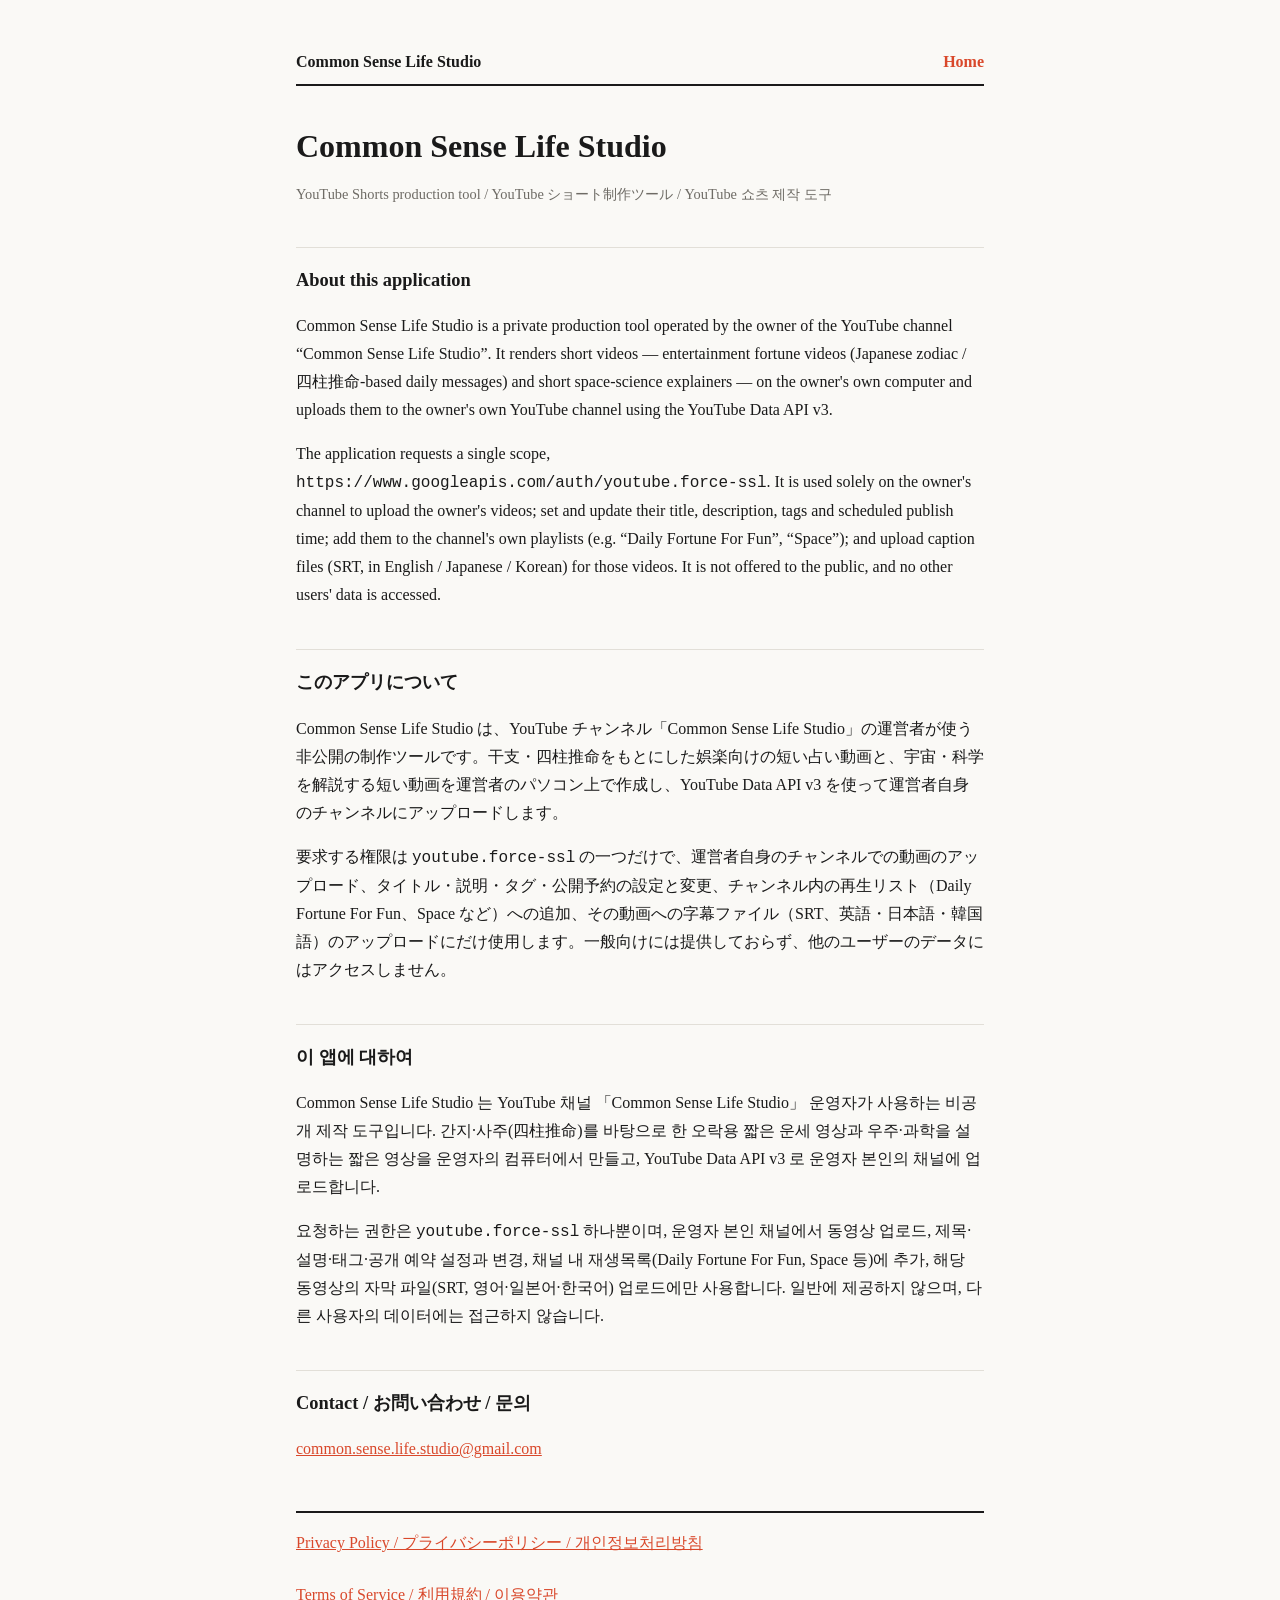
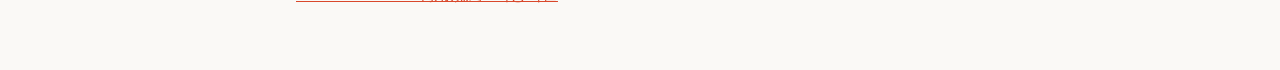
<file: index.html>
<!doctype html>
<html lang="ja">
<head>
<meta charset="utf-8">
<meta name="viewport" content="width=device-width,initial-scale=1">
<title>Common Sense Life Studio</title>
<link rel="stylesheet" href="style.css">
</head>
<body>
<main>
<header><span>Common Sense Life Studio</span><a href="./">Home</a></header>

<h1>Common Sense Life Studio</h1>
<p class="date">YouTube Shorts production tool / YouTube ショート制作ツール / YouTube 쇼츠 제작 도구</p>

<h2>About this application</h2>
<p>Common Sense Life Studio is a private production tool operated by the owner of the YouTube channel “Common Sense Life Studio”. It renders short videos — entertainment fortune videos (Japanese zodiac / 四柱推命-based daily messages) and short space-science explainers — on the owner's own computer and uploads them to the owner's own YouTube channel using the YouTube Data API v3.</p>
<p>The application requests a single scope, <code>https://www.googleapis.com/auth/youtube.force-ssl</code>. It is used solely on the owner's channel to upload the owner's videos; set and update their title, description, tags and scheduled publish time; add them to the channel's own playlists (e.g. “Daily Fortune For Fun”, “Space”); and upload caption files (SRT, in English / Japanese / Korean) for those videos. It is not offered to the public, and no other users' data is accessed.</p>

<h2>このアプリについて</h2>
<p>Common Sense Life Studio は、YouTube チャンネル「Common Sense Life Studio」の運営者が使う非公開の制作ツールです。干支・四柱推命をもとにした娯楽向けの短い占い動画と、宇宙・科学を解説する短い動画を運営者のパソコン上で作成し、YouTube Data API v3 を使って運営者自身のチャンネルにアップロードします。</p>
<p>要求する権限は <code>youtube.force-ssl</code> の一つだけで、運営者自身のチャンネルでの動画のアップロード、タイトル・説明・タグ・公開予約の設定と変更、チャンネル内の再生リスト（Daily Fortune For Fun、Space など）への追加、その動画への字幕ファイル（SRT、英語・日本語・韓国語）のアップロードにだけ使用します。一般向けには提供しておらず、他のユーザーのデータにはアクセスしません。</p>

<h2>이 앱에 대하여</h2>
<p>Common Sense Life Studio 는 YouTube 채널 「Common Sense Life Studio」 운영자가 사용하는 비공개 제작 도구입니다. 간지·사주(四柱推命)를 바탕으로 한 오락용 짧은 운세 영상과 우주·과학을 설명하는 짧은 영상을 운영자의 컴퓨터에서 만들고, YouTube Data API v3 로 운영자 본인의 채널에 업로드합니다.</p>
<p>요청하는 권한은 <code>youtube.force-ssl</code> 하나뿐이며, 운영자 본인 채널에서 동영상 업로드, 제목·설명·태그·공개 예약 설정과 변경, 채널 내 재생목록(Daily Fortune For Fun, Space 등)에 추가, 해당 동영상의 자막 파일(SRT, 영어·일본어·한국어) 업로드에만 사용합니다. 일반에 제공하지 않으며, 다른 사용자의 데이터에는 접근하지 않습니다.</p>

<h2>Contact / お問い合わせ / 문의</h2>
<p><a href="mailto:common.sense.life.studio@gmail.com">common.sense.life.studio@gmail.com</a></p>

<nav><a href="privacy.html">Privacy Policy / プライバシーポリシー / 개인정보처리방침</a><a href="terms.html">Terms of Service / 利用規約 / 이용약관</a></nav>
</main>
</body>
</html>
</file>
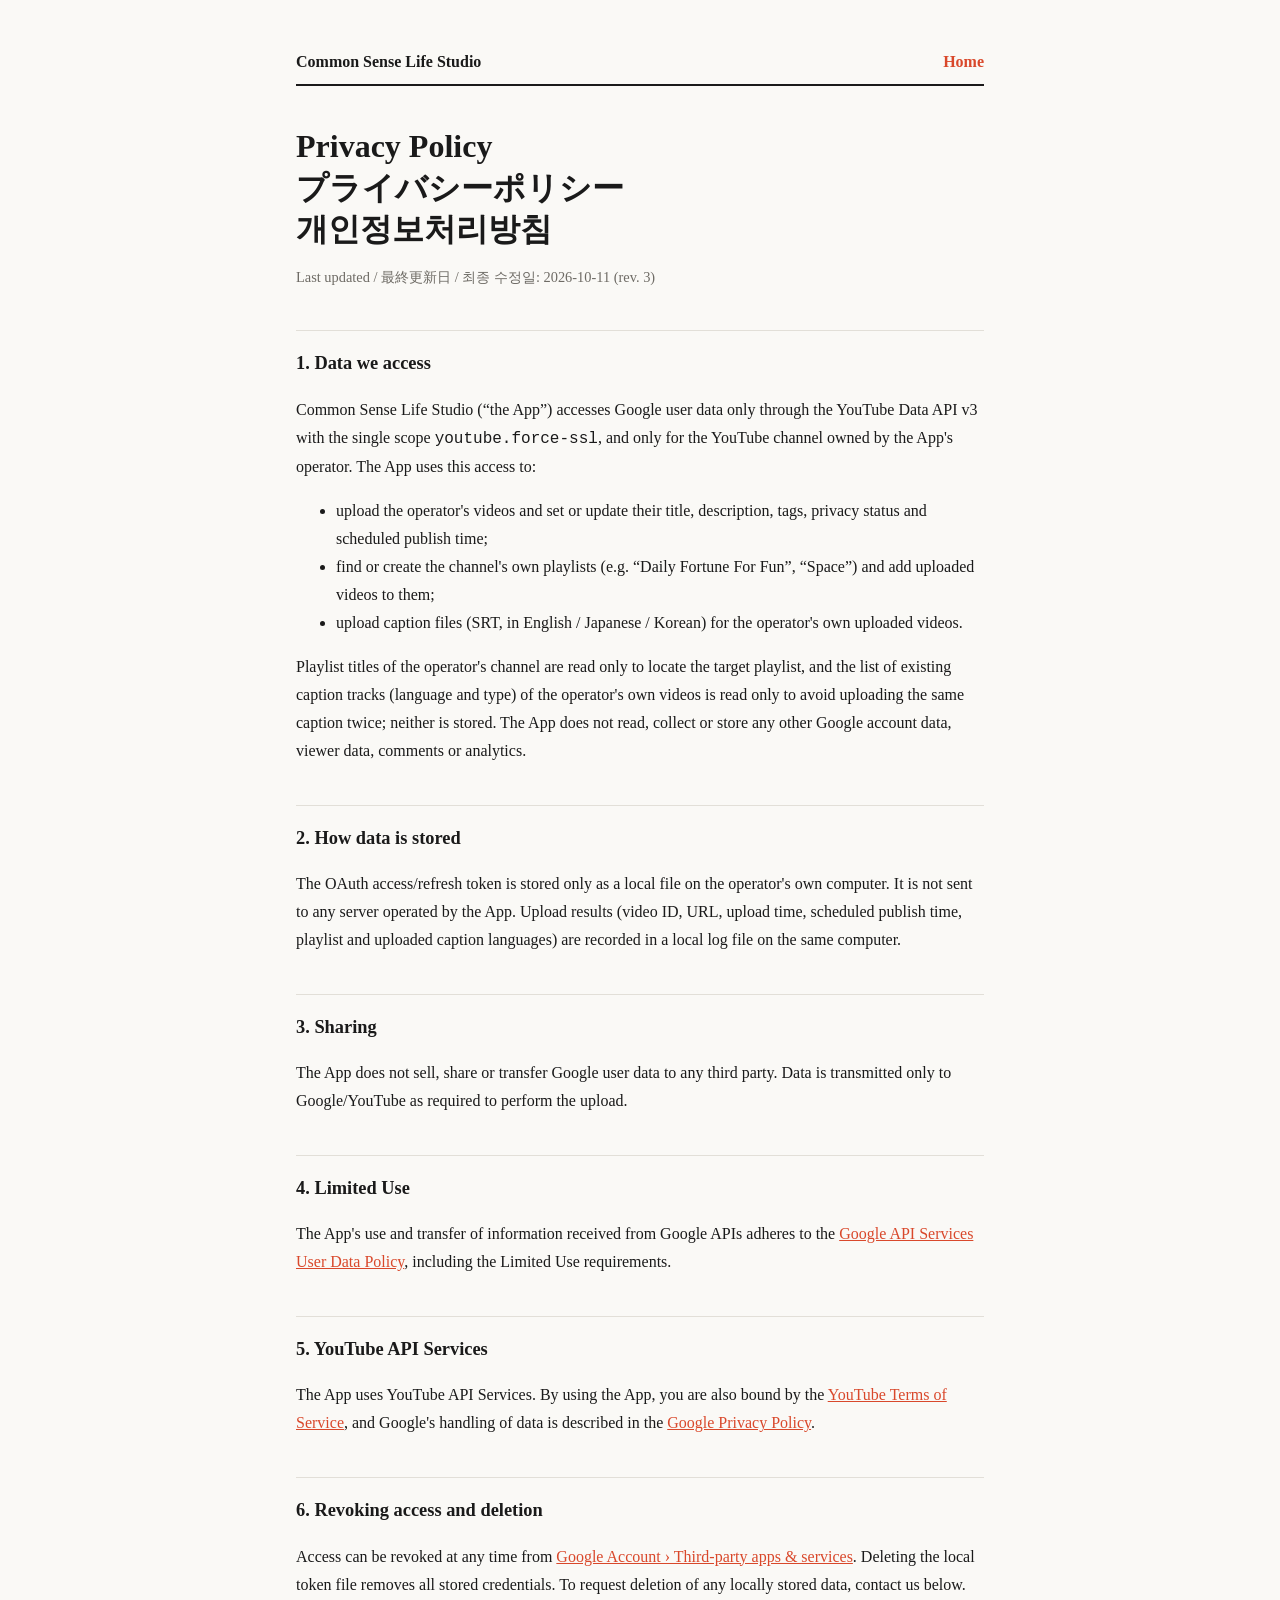
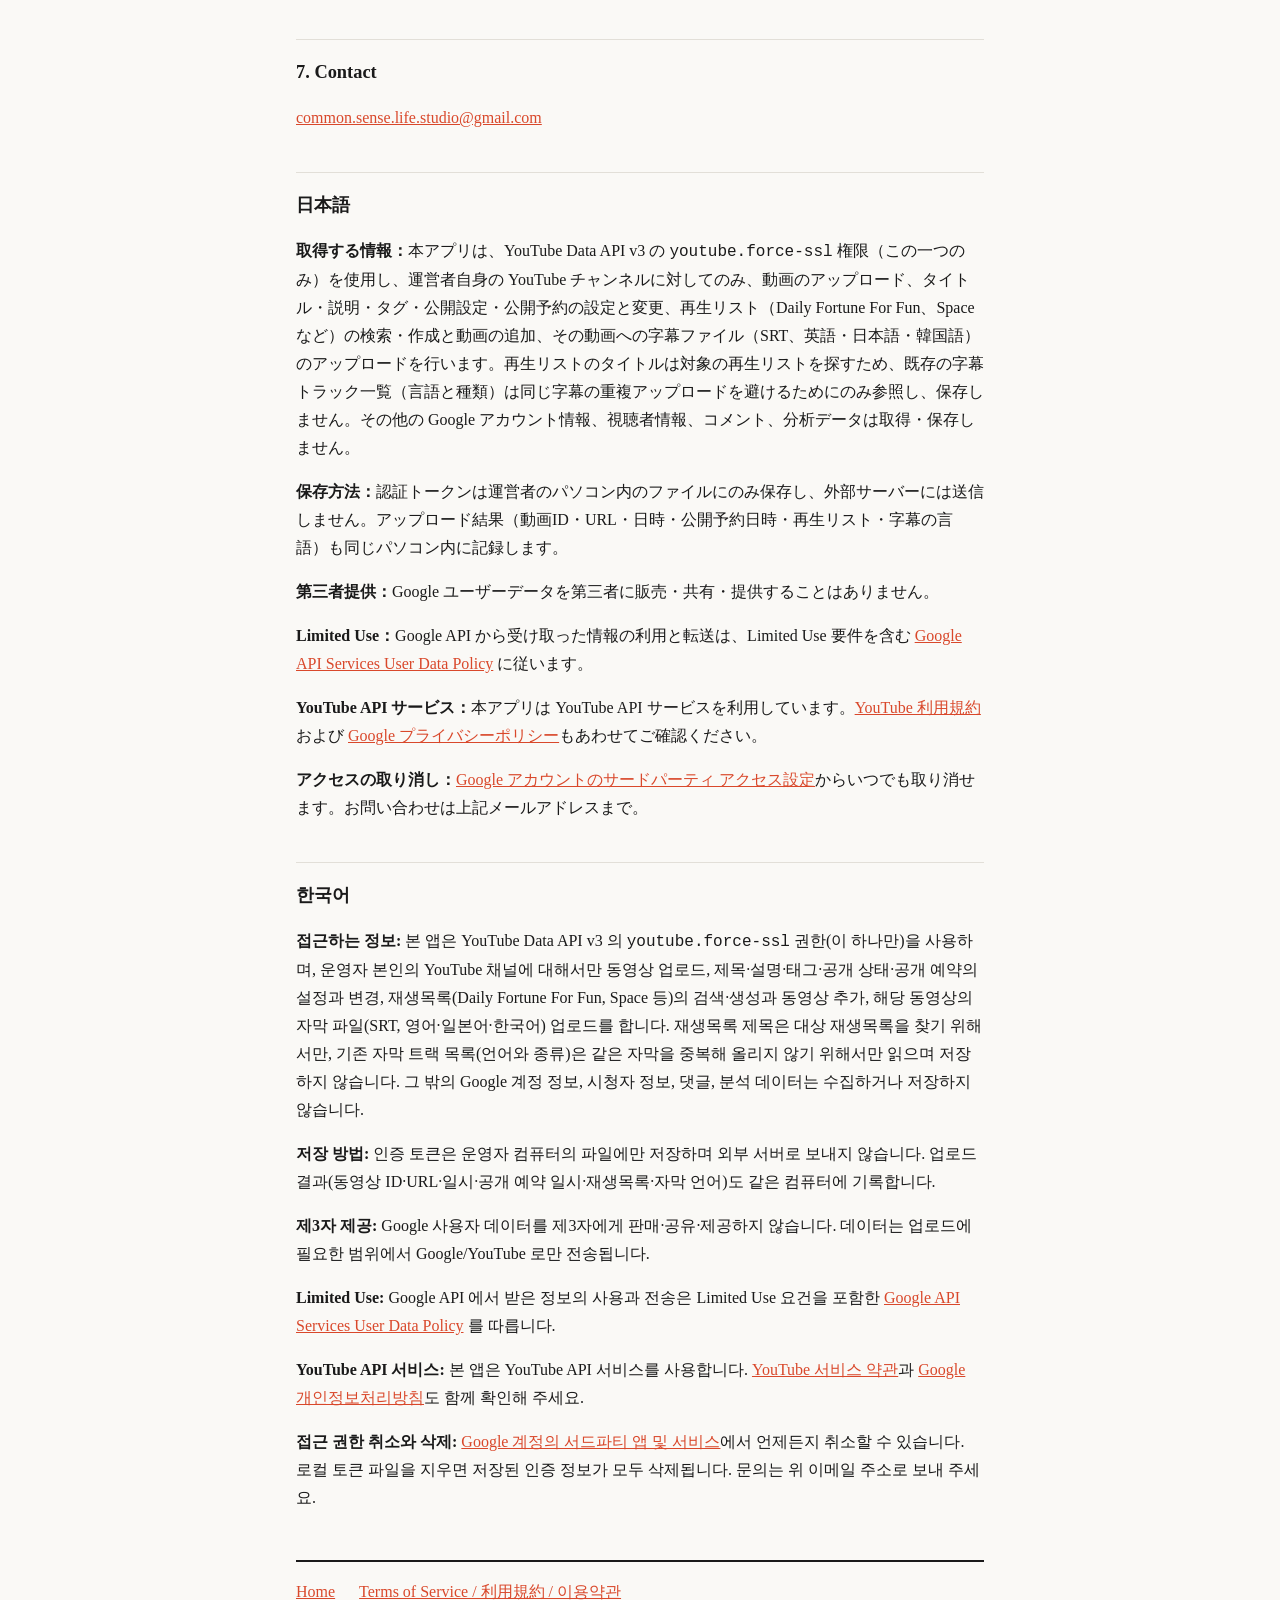
<file: privacy.html>
<!doctype html>
<html lang="ja">
<head>
<meta charset="utf-8">
<meta name="viewport" content="width=device-width,initial-scale=1">
<title>Privacy Policy</title>
<link rel="stylesheet" href="style.css">
</head>
<body>
<main>
<header><span>Common Sense Life Studio</span><a href="./">Home</a></header>

<h1>Privacy Policy<br>プライバシーポリシー<br>개인정보처리방침</h1>
<p class="date">Last updated / 最終更新日 / 최종 수정일: 2026-10-11 (rev. 3)</p>

<h2>1. Data we access</h2>
<p>Common Sense Life Studio (“the App”) accesses Google user data only through the YouTube Data API v3 with the single scope <code>youtube.force-ssl</code>, and only for the YouTube channel owned by the App's operator. The App uses this access to:</p>
<ul>
<li>upload the operator's videos and set or update their title, description, tags, privacy status and scheduled publish time;</li>
<li>find or create the channel's own playlists (e.g. “Daily Fortune For Fun”, “Space”) and add uploaded videos to them;</li>
<li>upload caption files (SRT, in English / Japanese / Korean) for the operator's own uploaded videos.</li>
</ul>
<p>Playlist titles of the operator's channel are read only to locate the target playlist, and the list of existing caption tracks (language and type) of the operator's own videos is read only to avoid uploading the same caption twice; neither is stored. The App does not read, collect or store any other Google account data, viewer data, comments or analytics.</p>

<h2>2. How data is stored</h2>
<p>The OAuth access/refresh token is stored only as a local file on the operator's own computer. It is not sent to any server operated by the App. Upload results (video ID, URL, upload time, scheduled publish time, playlist and uploaded caption languages) are recorded in a local log file on the same computer.</p>

<h2>3. Sharing</h2>
<p>The App does not sell, share or transfer Google user data to any third party. Data is transmitted only to Google/YouTube as required to perform the upload.</p>

<h2>4. Limited Use</h2>
<p>The App's use and transfer of information received from Google APIs adheres to the <a href="https://developers.google.com/terms/api-services-user-data-policy">Google API Services User Data Policy</a>, including the Limited Use requirements.</p>

<h2>5. YouTube API Services</h2>
<p>The App uses YouTube API Services. By using the App, you are also bound by the <a href="https://www.youtube.com/t/terms">YouTube Terms of Service</a>, and Google's handling of data is described in the <a href="https://policies.google.com/privacy">Google Privacy Policy</a>.</p>

<h2>6. Revoking access and deletion</h2>
<p>Access can be revoked at any time from <a href="https://myaccount.google.com/permissions">Google Account › Third-party apps &amp; services</a>. Deleting the local token file removes all stored credentials. To request deletion of any locally stored data, contact us below.</p>

<h2>7. Contact</h2>
<p><a href="mailto:common.sense.life.studio@gmail.com">common.sense.life.studio@gmail.com</a></p>

<h2>日本語</h2>
<p><strong>取得する情報：</strong>本アプリは、YouTube Data API v3 の <code>youtube.force-ssl</code> 権限（この一つのみ）を使用し、運営者自身の YouTube チャンネルに対してのみ、動画のアップロード、タイトル・説明・タグ・公開設定・公開予約の設定と変更、再生リスト（Daily Fortune For Fun、Space など）の検索・作成と動画の追加、その動画への字幕ファイル（SRT、英語・日本語・韓国語）のアップロードを行います。再生リストのタイトルは対象の再生リストを探すため、既存の字幕トラック一覧（言語と種類）は同じ字幕の重複アップロードを避けるためにのみ参照し、保存しません。その他の Google アカウント情報、視聴者情報、コメント、分析データは取得・保存しません。</p>
<p><strong>保存方法：</strong>認証トークンは運営者のパソコン内のファイルにのみ保存し、外部サーバーには送信しません。アップロード結果（動画ID・URL・日時・公開予約日時・再生リスト・字幕の言語）も同じパソコン内に記録します。</p>
<p><strong>第三者提供：</strong>Google ユーザーデータを第三者に販売・共有・提供することはありません。</p>
<p><strong>Limited Use：</strong>Google API から受け取った情報の利用と転送は、Limited Use 要件を含む <a href="https://developers.google.com/terms/api-services-user-data-policy">Google API Services User Data Policy</a> に従います。</p>
<p><strong>YouTube API サービス：</strong>本アプリは YouTube API サービスを利用しています。<a href="https://www.youtube.com/t/terms">YouTube 利用規約</a>および <a href="https://policies.google.com/privacy">Google プライバシーポリシー</a>もあわせてご確認ください。</p>
<p><strong>アクセスの取り消し：</strong><a href="https://myaccount.google.com/permissions">Google アカウントのサードパーティ アクセス設定</a>からいつでも取り消せます。お問い合わせは上記メールアドレスまで。</p>

<h2>한국어</h2>
<p><strong>접근하는 정보:</strong> 본 앱은 YouTube Data API v3 의 <code>youtube.force-ssl</code> 권한(이 하나만)을 사용하며, 운영자 본인의 YouTube 채널에 대해서만 동영상 업로드, 제목·설명·태그·공개 상태·공개 예약의 설정과 변경, 재생목록(Daily Fortune For Fun, Space 등)의 검색·생성과 동영상 추가, 해당 동영상의 자막 파일(SRT, 영어·일본어·한국어) 업로드를 합니다. 재생목록 제목은 대상 재생목록을 찾기 위해서만, 기존 자막 트랙 목록(언어와 종류)은 같은 자막을 중복해 올리지 않기 위해서만 읽으며 저장하지 않습니다. 그 밖의 Google 계정 정보, 시청자 정보, 댓글, 분석 데이터는 수집하거나 저장하지 않습니다.</p>
<p><strong>저장 방법:</strong> 인증 토큰은 운영자 컴퓨터의 파일에만 저장하며 외부 서버로 보내지 않습니다. 업로드 결과(동영상 ID·URL·일시·공개 예약 일시·재생목록·자막 언어)도 같은 컴퓨터에 기록합니다.</p>
<p><strong>제3자 제공:</strong> Google 사용자 데이터를 제3자에게 판매·공유·제공하지 않습니다. 데이터는 업로드에 필요한 범위에서 Google/YouTube 로만 전송됩니다.</p>
<p><strong>Limited Use:</strong> Google API 에서 받은 정보의 사용과 전송은 Limited Use 요건을 포함한 <a href="https://developers.google.com/terms/api-services-user-data-policy">Google API Services User Data Policy</a> 를 따릅니다.</p>
<p><strong>YouTube API 서비스:</strong> 본 앱은 YouTube API 서비스를 사용합니다. <a href="https://www.youtube.com/t/terms">YouTube 서비스 약관</a>과 <a href="https://policies.google.com/privacy">Google 개인정보처리방침</a>도 함께 확인해 주세요.</p>
<p><strong>접근 권한 취소와 삭제:</strong> <a href="https://myaccount.google.com/permissions">Google 계정의 서드파티 앱 및 서비스</a>에서 언제든지 취소할 수 있습니다. 로컬 토큰 파일을 지우면 저장된 인증 정보가 모두 삭제됩니다. 문의는 위 이메일 주소로 보내 주세요.</p>

<nav><a href="./">Home</a><a href="terms.html">Terms of Service / 利用規約 / 이용약관</a></nav>
</main>
</body>
</html>
</file>
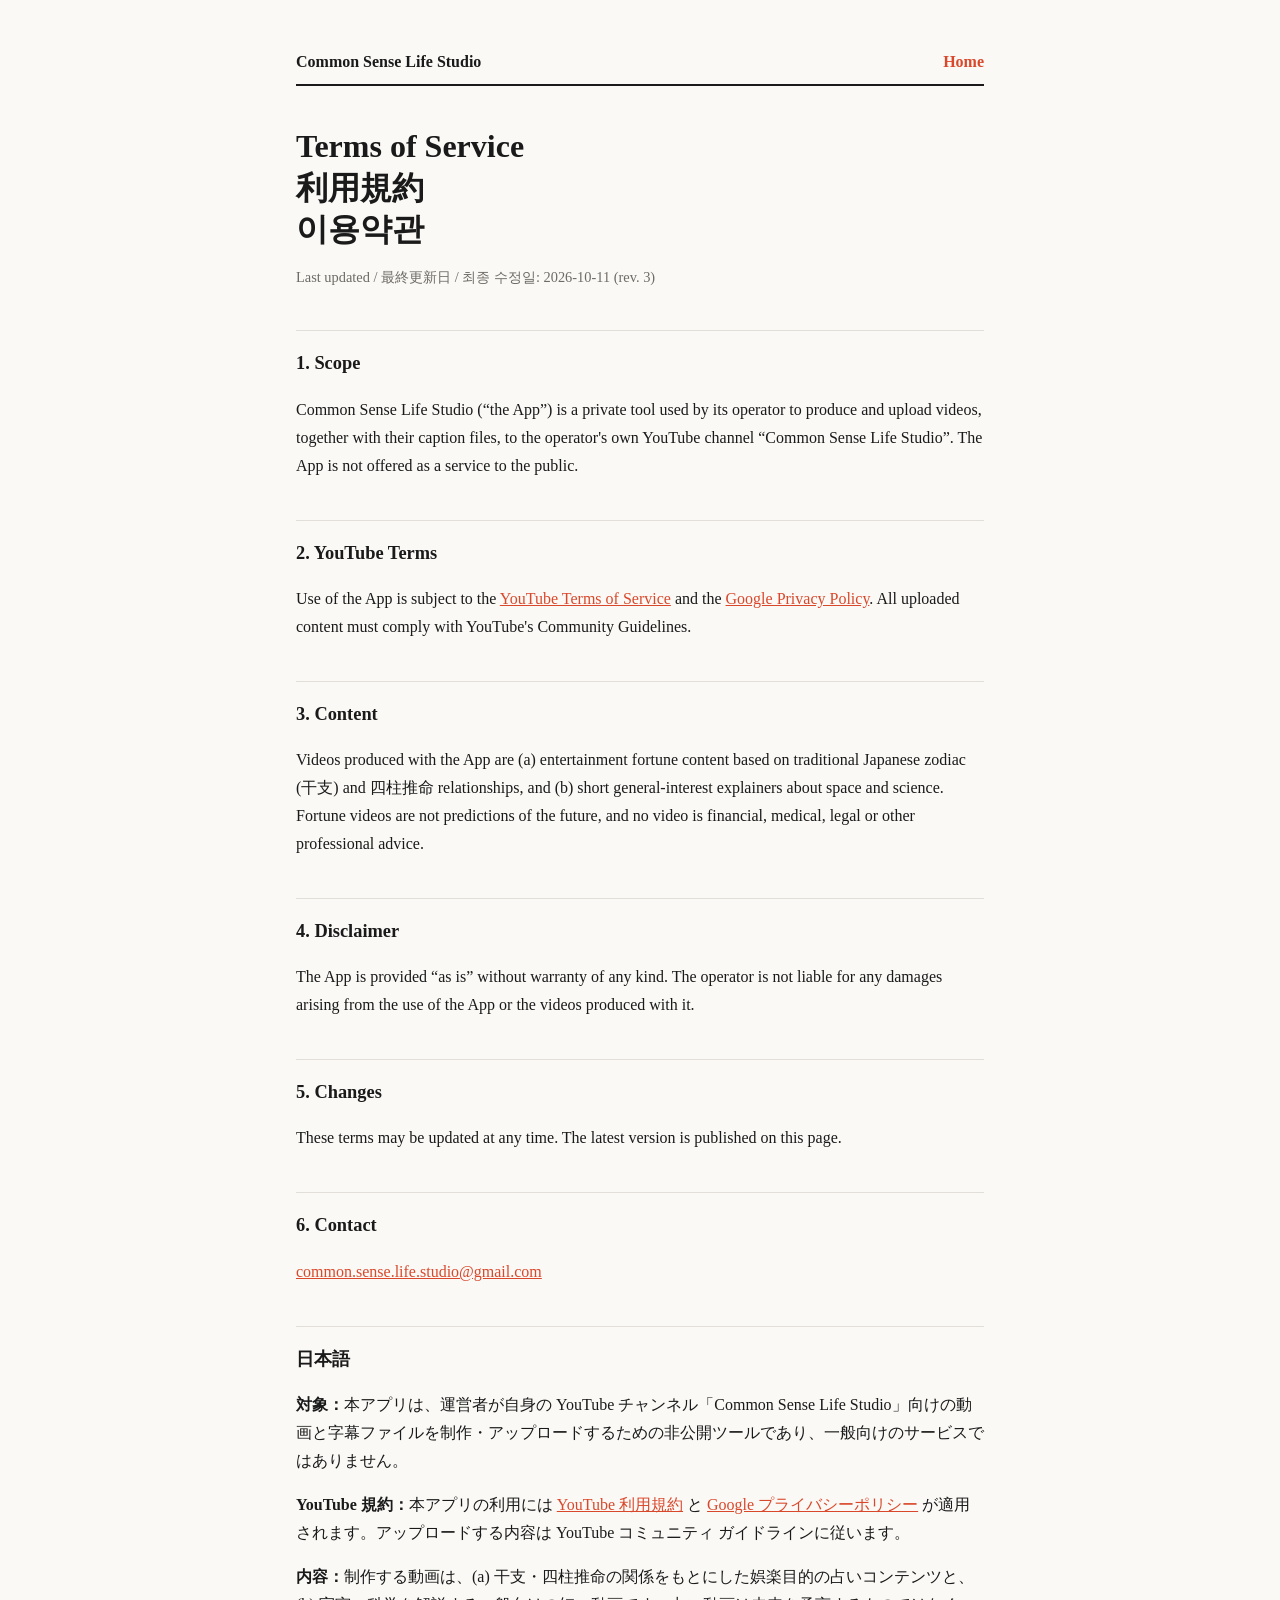
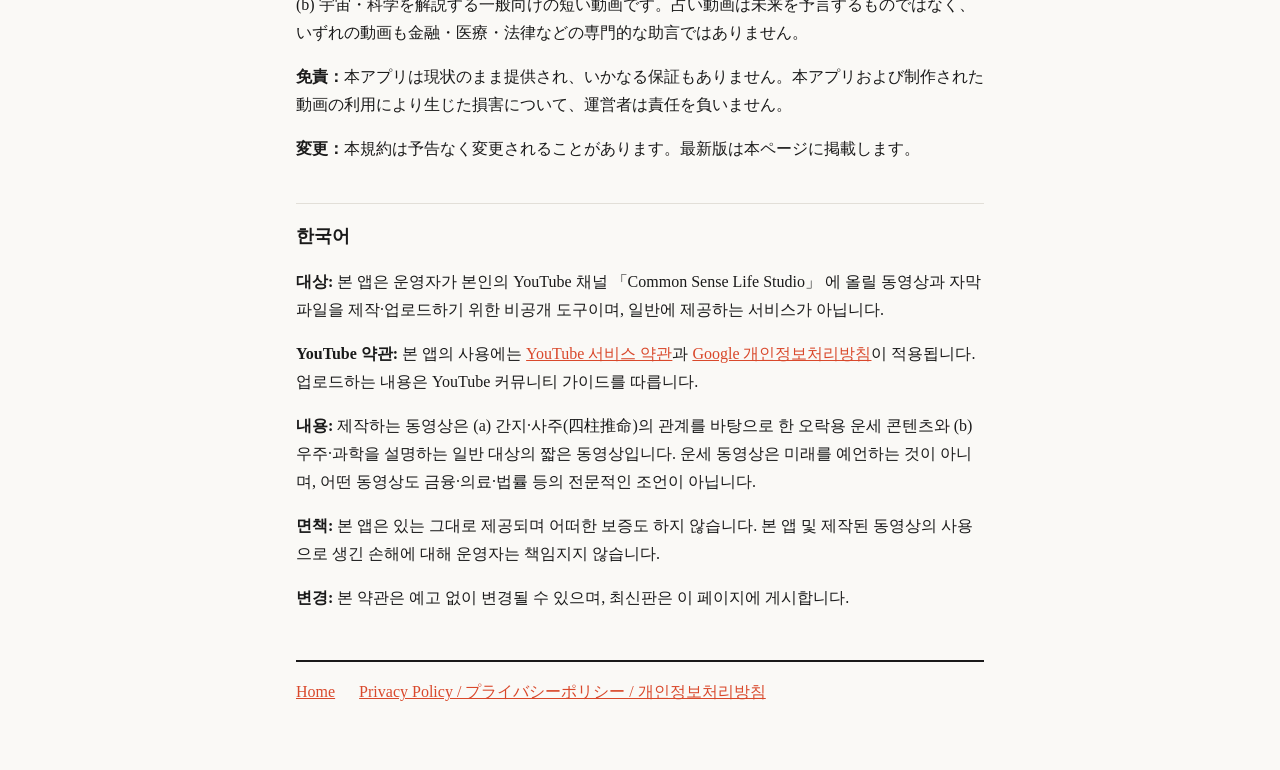
<file: terms.html>
<!doctype html>
<html lang="ja">
<head>
<meta charset="utf-8">
<meta name="viewport" content="width=device-width,initial-scale=1">
<title>Terms of Service</title>
<link rel="stylesheet" href="style.css">
</head>
<body>
<main>
<header><span>Common Sense Life Studio</span><a href="./">Home</a></header>

<h1>Terms of Service<br>利用規約<br>이용약관</h1>
<p class="date">Last updated / 最終更新日 / 최종 수정일: 2026-10-11 (rev. 3)</p>

<h2>1. Scope</h2>
<p>Common Sense Life Studio (“the App”) is a private tool used by its operator to produce and upload videos, together with their caption files, to the operator's own YouTube channel “Common Sense Life Studio”. The App is not offered as a service to the public.</p>

<h2>2. YouTube Terms</h2>
<p>Use of the App is subject to the <a href="https://www.youtube.com/t/terms">YouTube Terms of Service</a> and the <a href="https://policies.google.com/privacy">Google Privacy Policy</a>. All uploaded content must comply with YouTube's Community Guidelines.</p>

<h2>3. Content</h2>
<p>Videos produced with the App are (a) entertainment fortune content based on traditional Japanese zodiac (干支) and 四柱推命 relationships, and (b) short general-interest explainers about space and science. Fortune videos are not predictions of the future, and no video is financial, medical, legal or other professional advice.</p>

<h2>4. Disclaimer</h2>
<p>The App is provided “as is” without warranty of any kind. The operator is not liable for any damages arising from the use of the App or the videos produced with it.</p>

<h2>5. Changes</h2>
<p>These terms may be updated at any time. The latest version is published on this page.</p>

<h2>6. Contact</h2>
<p><a href="mailto:common.sense.life.studio@gmail.com">common.sense.life.studio@gmail.com</a></p>

<h2>日本語</h2>
<p><strong>対象：</strong>本アプリは、運営者が自身の YouTube チャンネル「Common Sense Life Studio」向けの動画と字幕ファイルを制作・アップロードするための非公開ツールであり、一般向けのサービスではありません。</p>
<p><strong>YouTube 規約：</strong>本アプリの利用には <a href="https://www.youtube.com/t/terms">YouTube 利用規約</a> と <a href="https://policies.google.com/privacy">Google プライバシーポリシー</a> が適用されます。アップロードする内容は YouTube コミュニティ ガイドラインに従います。</p>
<p><strong>内容：</strong>制作する動画は、(a) 干支・四柱推命の関係をもとにした娯楽目的の占いコンテンツと、(b) 宇宙・科学を解説する一般向けの短い動画です。占い動画は未来を予言するものではなく、いずれの動画も金融・医療・法律などの専門的な助言ではありません。</p>
<p><strong>免責：</strong>本アプリは現状のまま提供され、いかなる保証もありません。本アプリおよび制作された動画の利用により生じた損害について、運営者は責任を負いません。</p>
<p><strong>変更：</strong>本規約は予告なく変更されることがあります。最新版は本ページに掲載します。</p>

<h2>한국어</h2>
<p><strong>대상:</strong> 본 앱은 운영자가 본인의 YouTube 채널 「Common Sense Life Studio」 에 올릴 동영상과 자막 파일을 제작·업로드하기 위한 비공개 도구이며, 일반에 제공하는 서비스가 아닙니다.</p>
<p><strong>YouTube 약관:</strong> 본 앱의 사용에는 <a href="https://www.youtube.com/t/terms">YouTube 서비스 약관</a>과 <a href="https://policies.google.com/privacy">Google 개인정보처리방침</a>이 적용됩니다. 업로드하는 내용은 YouTube 커뮤니티 가이드를 따릅니다.</p>
<p><strong>내용:</strong> 제작하는 동영상은 (a) 간지·사주(四柱推命)의 관계를 바탕으로 한 오락용 운세 콘텐츠와 (b) 우주·과학을 설명하는 일반 대상의 짧은 동영상입니다. 운세 동영상은 미래를 예언하는 것이 아니며, 어떤 동영상도 금융·의료·법률 등의 전문적인 조언이 아닙니다.</p>
<p><strong>면책:</strong> 본 앱은 있는 그대로 제공되며 어떠한 보증도 하지 않습니다. 본 앱 및 제작된 동영상의 사용으로 생긴 손해에 대해 운영자는 책임지지 않습니다.</p>
<p><strong>변경:</strong> 본 약관은 예고 없이 변경될 수 있으며, 최신판은 이 페이지에 게시합니다.</p>

<nav><a href="./">Home</a><a href="privacy.html">Privacy Policy / プライバシーポリシー / 개인정보처리방침</a></nav>
</main>
</body>
</html>
</file>
<file: style.css>
:root{--bg:#FAF9F6;--ink:#1A1A1A;--mute:#6E6B65;--hair:#E2DFD8;--accent:#D9482B}
@media (prefers-color-scheme:dark){:root{--bg:#161615;--ink:#EDEBE6;--mute:#A19D95;--hair:#33312D;--accent:#F0694F}}
*{box-sizing:border-box}
body{margin:0;background:var(--bg);color:var(--ink);font:16px/1.75 "Hiragino Mincho ProN","Yu Mincho","Noto Serif JP",serif}
main{max-width:720px;margin:0 auto;padding:48px 16px 64px}
header{display:flex;justify-content:space-between;align-items:baseline;border-bottom:2px solid var(--ink);padding-bottom:8px;margin-bottom:40px;font-weight:700}
header a{color:var(--accent);text-decoration:none}
h1{font-size:2rem;line-height:1.3;margin:0 0 8px}
h2{font-size:1.15rem;margin:40px 0 8px;padding-top:16px;border-top:1px solid var(--hair)}
.date,.note{color:var(--mute);font-size:.9rem}
a{color:var(--accent)}
nav{margin-top:48px;padding-top:16px;border-top:2px solid var(--ink);display:flex;gap:24px;flex-wrap:wrap}
</file>
